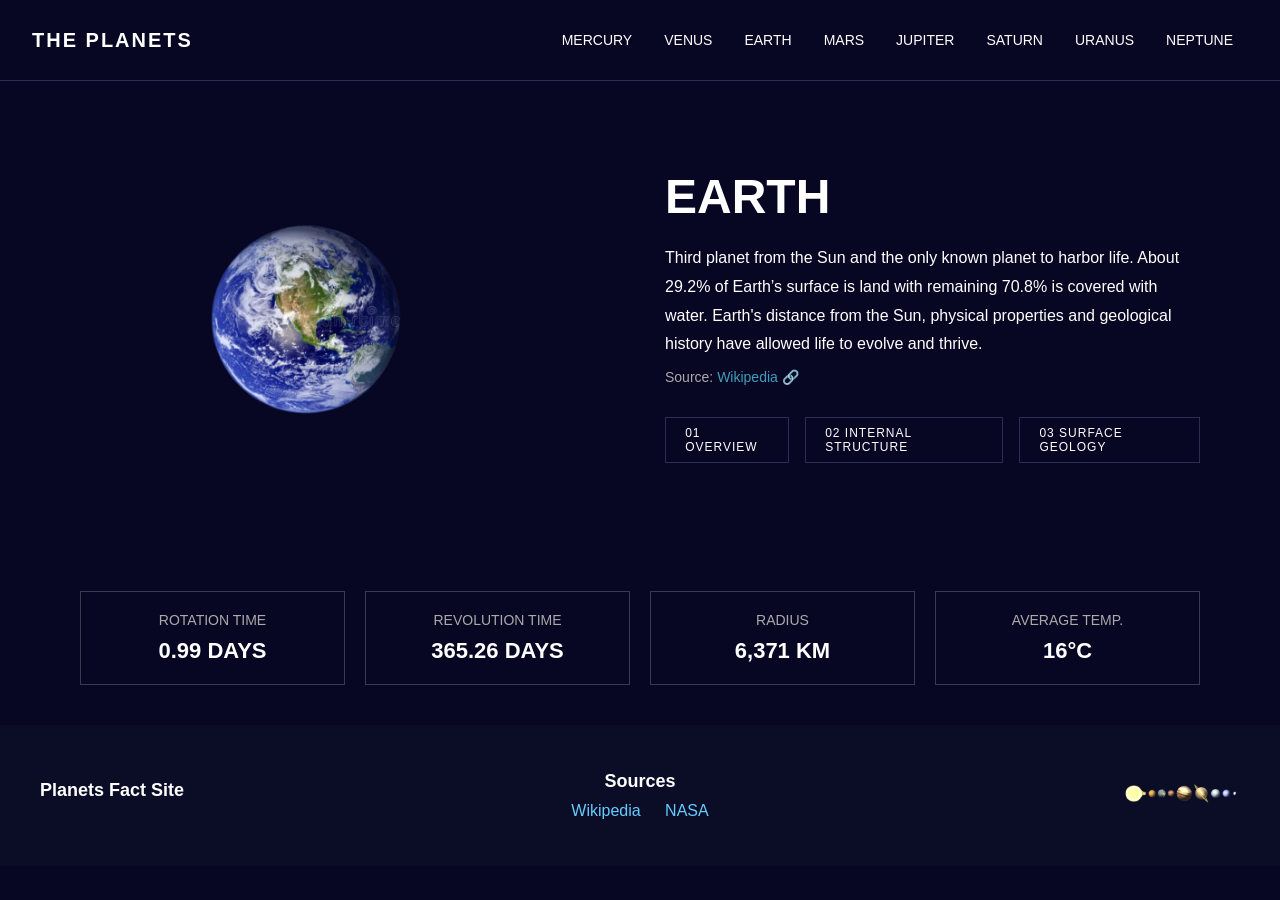
<file: index.html>
<!DOCTYPE html>
<html lang="en">
  <head>
    <meta charset="UTF-8" />
    <meta name="viewport" content="width=device-width, initial-scale=1.0" />
    <title>Planet Earth | The Planets</title>
    <link rel="stylesheet" href="style.css" />
  </head>
  <body>
    <header>
      <div class="logo">THE PLANETS</div>
      <nav>
        <div class="nav-container">
          <div class="hamburger" id="menu-btn">☰</div>

          <ul class="nav-list" id="nav-links">
            <li><a href="mercury.html">MERCURY</a></li>
            <li><a href="venus.html">VENUS</a></li>
            <li><a href="index.html" class="active-link">EARTH</a></li>
            <li><a href="mars.html">MARS</a></li>
            <li><a href="jupiter.html">JUPITER</a></li>
            <li><a href="saturn.html">SATURN</a></li>
            <li><a href="uranus.html">URANUS</a></li>
            <li><a href="neptune.html">NEPTUNE</a></li>
          </ul>
        </div>
      </nav>
    </header>
    <main class="container">
      <div class="planet-left">
        <img src="Earth.png"alt="Earth" class="planet-img" />
      </div>
      <div class="planet-right">
        <h2>EARTH</h2>
        <p>
          Third planet from the Sun and the only known planet to harbor life.
          About 29.2% of Earth’s surface is land with remaining 70.8% is covered
          with water. Earth's distance from the Sun, physical properties and
          geological history have allowed life to evolve and thrive.
        </p>
        <span class="source"
          >Source:
          <a href="https://en.wikipedia.org/wiki/Earth" target="_blank"
            >Wikipedia 🔗</a
          ></span
        >

        <div class="tab-bar external-tabs">
          <a
            href="https://en.wikipedia.org/wiki/Earth"
            target="_blank"
            class="tab-link"
            >01 OVERVIEW</a
          >
          <a
            href="https://solarsystem.nasa.gov/planets/earth/overview/"
            target="_blank"
            class="tab-link"
            >02 INTERNAL STRUCTURE</a
          >
          <a
            href="https://en.wikipedia.org/wiki/Geology_of_Earth"
            target="_blank"
            class="tab-link"
            >03 SURFACE GEOLOGY</a
          >
        </div>
      </div>
    </main>
    <section class="stats">
      <div class="stat-card">
        <p>ROTATION TIME</p>
        <h3>0.99 DAYS</h3>
      </div>
      <div class="stat-card">
        <p>REVOLUTION TIME</p>
        <h3>365.26 DAYS</h3>
      </div>
      <div class="stat-card">
        <p>RADIUS</p>
        <h3>6,371 KM</h3>
      </div>
      <div class="stat-card">
        <p>AVERAGE TEMP.</p>
        <h3>16°C</h3>
      </div>
    </section>

    <footer class="site-footer">
      <div class="footer-left">
        <h4>Planets Fact Site</h4>
      </div>

      <div class="footer-center">
        <h4>Sources</h4>
        <div class="source-links">
          <a href="https://en.wikipedia.org/wiki/Solar_System" target="_blank"
            >Wikipedia</a
          >
          <a href="https://science.nasa.gov/solar-system/" target="_blank"
            >NASA</a
          >
        </div>
</div>
      <div class="footer-right">
        <img src="Solar System.png" alt="Solar System Map" />
      </div>
    </footer>

    <script src="script.js"></script>
  </body>
</html>
</file>
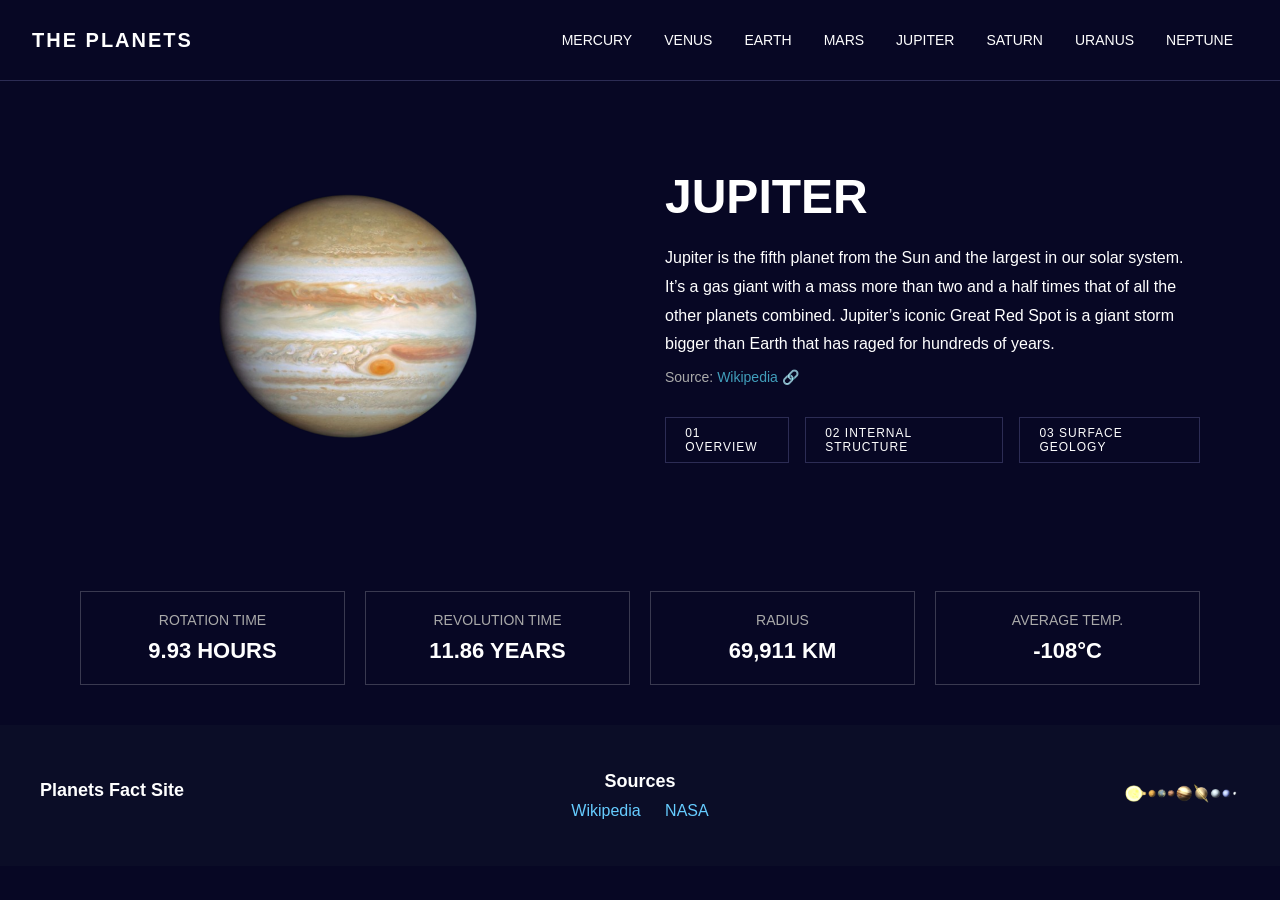
<file: jupiter.html>
<!DOCTYPE html>
<html lang="en">
  <head>
    <meta charset="UTF-8" />
    <meta name="viewport" content="width=device-width, initial-scale=1.0" />
    <title>Planet Jupiter | The Planets</title>
    <link rel="stylesheet" href="style.css" />
  </head>
  <body>
    <header>
      <div class="logo">THE PLANETS</div>
      <nav>
        <div class="nav-container">
          <div class="hamburger" id="menu-btn">☰</div>

          <ul class="nav-list" id="nav-links">
            <li><a href="mercury.html">MERCURY</a></li>
            <li><a href="venus.html">VENUS</a></li>
            <li><a href="index.html">EARTH</a></li>
            <li><a href="mars.html">MARS</a></li>
            <li><a href="jupiter.html" class="active-link">JUPITER</a></li>
            <li><a href="saturn.html">SATURN</a></li>
            <li><a href="uranus.html">URANUS</a></li>
            <li><a href="neptune.html">NEPTUNE</a></li>
          </ul>
        </div>
      </nav>
    </header>

    <main class="container">
      <div class="planet-left">
        <img src="Jupiter.png" alt="Jupiter" class="planet-img" />
      </div>

      <div class="planet-right">
        <h2>JUPITER</h2>
        <p>
          Jupiter is the fifth planet from the Sun and the largest in our solar
          system. It’s a gas giant with a mass more than two and a half times
          that of all the other planets combined. Jupiter’s iconic Great Red
          Spot is a giant storm bigger than Earth that has raged for hundreds of
          years.
        </p>
        <span class="source"
          >Source:
          <a href="https://en.wikipedia.org/wiki/Jupiter" target="_blank"
            >Wikipedia 🔗</a
          ></span
        >

        <div class="tab-bar external-tabs">
          <a
            href="https://en.wikipedia.org/wiki/Jupiter"
            target="_blank"
            class="tab-link"
            >01 OVERVIEW</a
          >
          <a
            href="https://solarsystem.nasa.gov/planets/jupiter/overview/"
            target="_blank"
            class="tab-link"
            >02 INTERNAL STRUCTURE</a
          >
          <a
            href="https://en.wikipedia.org/wiki/Atmosphere_of_Jupiter"
            target="_blank"
            class="tab-link"
            >03 SURFACE GEOLOGY</a
          >
        </div>
      </div>
    </main>

    <section class="stats">
      <div class="stat-card">
        <p>ROTATION TIME</p>
        <h3>9.93 HOURS</h3>
      </div>
      <div class="stat-card">
        <p>REVOLUTION TIME</p>
        <h3>11.86 YEARS</h3>
      </div>
      <div class="stat-card">
        <p>RADIUS</p>
        <h3>69,911 KM</h3>
      </div>
      <div class="stat-card">
        <p>AVERAGE TEMP.</p>
        <h3>-108°C</h3>
      </div>
    </section>

    <footer class="site-footer">
      <div class="footer-left">
        <h4>Planets Fact Site</h4>
      </div>

      <div class="footer-center">
        <h4>Sources</h4>
        <div class="source-links">
          <a href="https://en.wikipedia.org/wiki/Solar_System" target="_blank"
            >Wikipedia</a
          >
          <a href="https://science.nasa.gov/solar-system/" target="_blank"
            >NASA</a
          >
        </div>
        </div>
      <div class="footer-right">
        <img src="Solar System.png" alt="Solar System Map" />
      </div>
    </footer>

    <script src="script.js"></script>
  </body>
</html>
</file>
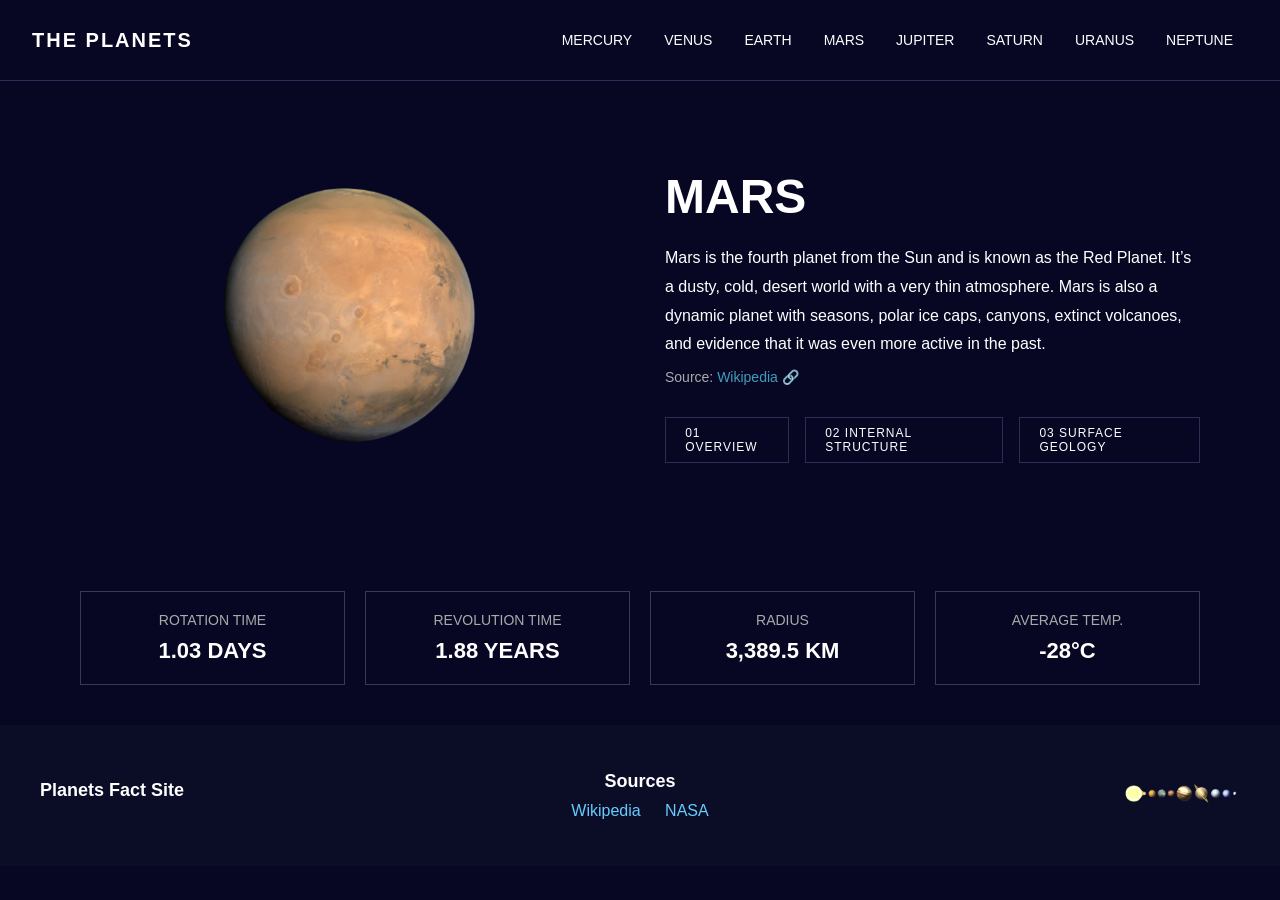
<file: mars.html>
<!DOCTYPE html>
<html lang="en">
  <head>
    <meta charset="UTF-8" />
    <meta name="viewport" content="width=device-width, initial-scale=1.0" />
    <title>Planet Mars | The Planets</title>
    <link rel="stylesheet" href="style.css" />
  </head>
  <body>


    <header>
      <div class="logo">THE PLANETS</div>
      <nav>
        <div class="nav-container">
          <div class="hamburger" id="menu-btn">☰</div>

          <ul class="nav-list" id="nav-links">
            <li><a href="mercury.html">MERCURY</a></li>
            <li><a href="venus.html">VENUS</a></li>
            <li><a href="index.html">EARTH</a></li>
            <li><a href="mars.html" class="active-link">MARS</a></li>
            <li><a href="jupiter.html">JUPITER</a></li>
            <li><a href="saturn.html">SATURN</a></li>
            <li><a href="uranus.html">URANUS</a></li>
            <li><a href="neptune.html">NEPTUNE</a></li>
          </ul>
        </div>
      </nav>
    </header>

    <main class="container">
      <div class="planet-left">
        <img src="Mars.png" alt="Mars" class="planet-img" />
      </div>

      <div class="planet-right">
        <h2>MARS</h2>
        <p>
          Mars is the fourth planet from the Sun and is known as the Red Planet.
          It’s a dusty, cold, desert world with a very thin atmosphere. Mars is
          also a dynamic planet with seasons, polar ice caps, canyons, extinct
          volcanoes, and evidence that it was even more active in the past.
        </p>
        <span class="source"
          >Source:
          <a href="https://en.wikipedia.org/wiki/Mars" target="_blank"
            >Wikipedia 🔗</a
          ></span
        >

        <div class="tab-bar external-tabs">
          <a
            href="https://en.wikipedia.org/wiki/Mars"
            target="_blank"
            class="tab-link"
            >01 OVERVIEW</a
          >
          <a
            href="https://science.nasa.gov/mars/"
            target="_blank"
            class="tab-link"
            >02 INTERNAL STRUCTURE</a
          >
          <a
            href="https://en.wikipedia.org/wiki/Geology_of_Mars"
            target="_blank"
            class="tab-link"
            >03 SURFACE GEOLOGY</a
          >
        </div>
      </div>
    </main>

    <section class="stats">
      <div class="stat-card">
        <p>ROTATION TIME</p>
        <h3>1.03 DAYS</h3>
      </div>
      <div class="stat-card">
        <p>REVOLUTION TIME</p>
        <h3>1.88 YEARS</h3>
      </div>
      <div class="stat-card">
        <p>RADIUS</p>
        <h3>3,389.5 KM</h3>
      </div>
      <div class="stat-card">
        <p>AVERAGE TEMP.</p>
        <h3>-28°C</h3>
      </div>
    </section>

    <footer class="site-footer">
      <div class="footer-left">
        <h4>Planets Fact Site</h4>
      </div>

      <div class="footer-center">
        <h4>Sources</h4>
        <div class="source-links">
          <a href="https://en.wikipedia.org/wiki/Solar_System" target="_blank"
            >Wikipedia</a
          >
          <a href="https://science.nasa.gov/solar-system/" target="_blank"
            >NASA</a
          >
        </div>
      </div>

      <div class="footer-right">
        <img src="Solar System.png" alt="Solar System Map" />
      </div>
    </footer>

    <script src="script.js"></script>
  </body>
</html>
</file>
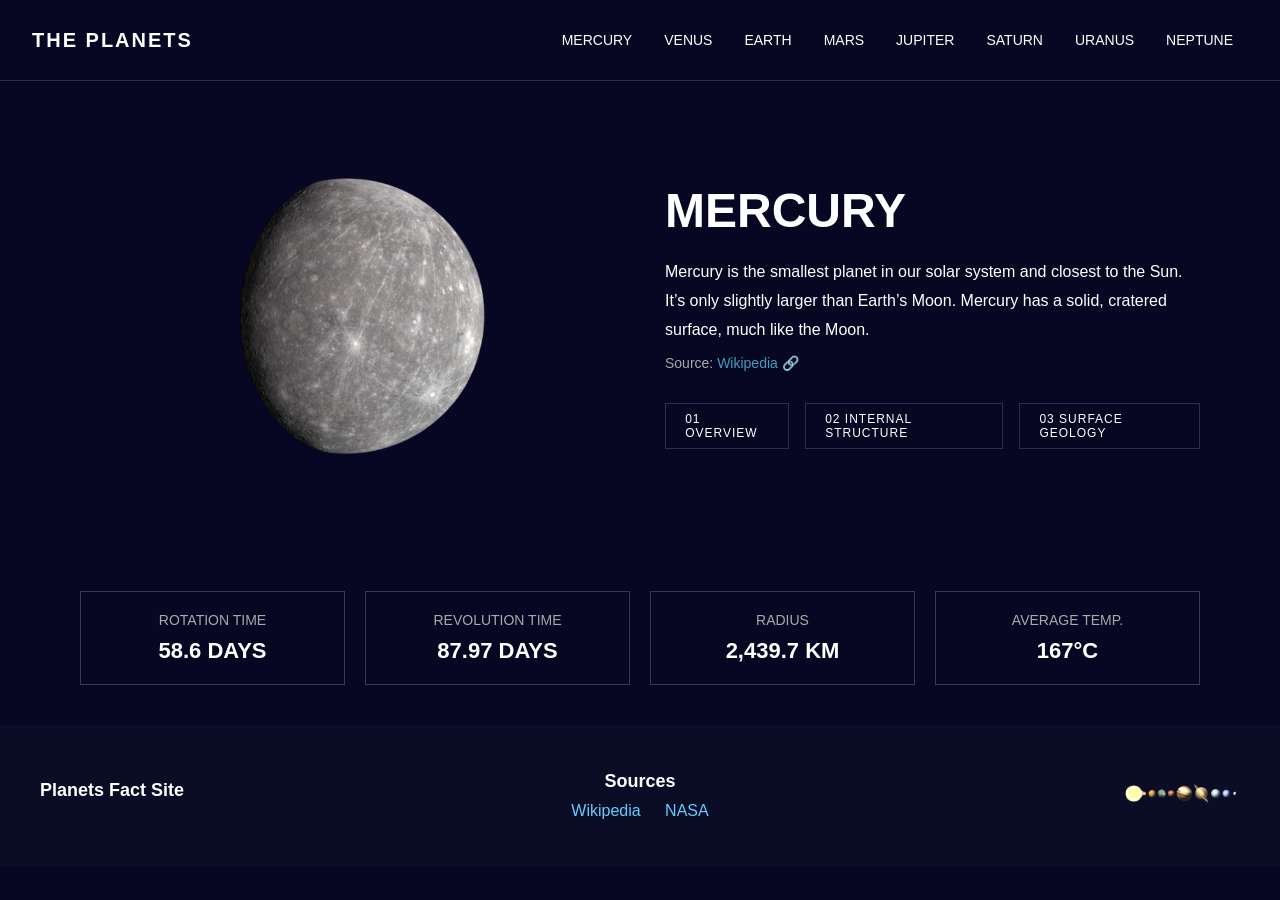
<file: mercury.html>
<!DOCTYPE html>
<html lang="en">
  <head>
    <meta charset="UTF-8" />
    <meta name="viewport" content="width=device-width, initial-scale=1.0" />
    <title>Planet Mercury | The Planets</title>
    <link rel="stylesheet" href="style.css" />
  </head>
  <body>

    <header>
      <div class="logo">THE PLANETS</div>
      <nav>
        <div class="nav-container">
          <div class="hamburger" id="menu-btn">☰</div>

          <ul class="nav-list" id="nav-links">
            <li><a href="mercury.html" class="active-link">MERCURY</a></li>
            <li><a href="venus.html">VENUS</a></li>
            <li><a href="index.html">EARTH</a></li>
            <li><a href="mars.html">MARS</a></li>
            <li><a href="jupiter.html">JUPITER</a></li>
            <li><a href="saturn.html">SATURN</a></li>
            <li><a href="uranus.html">URANUS</a></li>
            <li><a href="neptune.html">NEPTUNE</a></li>
          </ul>
        </div>
      </nav>
    </header>

    <main class="container">
      <div class="planet-left">
        <img src="Mercury.png" alt="Mercury" class="planet-img" />
      </div>

      <div class="planet-right">
        <h2>MERCURY</h2>
        <p>
          Mercury is the smallest planet in our solar system and closest to the
          Sun. It’s only slightly larger than Earth’s Moon. Mercury has a solid,
          cratered surface, much like the Moon.
        </p>
        <span class="source"
          >Source:
          <a
            href="https://en.wikipedia.org/wiki/Mercury_(planet)"
            target="_blank"
            >Wikipedia 🔗</a
          ></span
        >

        <div class="tab-bar external-tabs">
          <a
            href="https://en.wikipedia.org/wiki/Mercury_(planet)"
            target="_blank"
            class="tab-link"
            >01 OVERVIEW</a
          >
          <a
            href="https://solarsystem.nasa.gov/planets/mercury/overview/"
            target="_blank"
            class="tab-link"
            >02 INTERNAL STRUCTURE</a
          >
          <a
            href="https://en.wikipedia.org/wiki/Geology_of_Mercury"
            target="_blank"
            class="tab-link"
            >03 SURFACE GEOLOGY</a
          >
        </div>
      </div>
    </main>

    <section class="stats">
      <div class="stat-card">
        <p>ROTATION TIME</p>
        <h3>58.6 DAYS</h3>
      </div>
      <div class="stat-card">
        <p>REVOLUTION TIME</p>
        <h3>87.97 DAYS</h3>
      </div>
      <div class="stat-card">
        <p>RADIUS</p>
        <h3>2,439.7 KM</h3>
      </div>
      <div class="stat-card">
        <p>AVERAGE TEMP.</p>
        <h3>167°C</h3>
      </div>
    </section>

    <footer class="site-footer">
      <div class="footer-left">
        <h4>Planets Fact Site</h4>
      </div>

      <div class="footer-center">
        <h4>Sources</h4>
        <div class="source-links">
          <a href="https://en.wikipedia.org/wiki/Solar_System" target="_blank"
            >Wikipedia</a
          >
          <a href="https://science.nasa.gov/solar-system/" target="_blank"
            >NASA</a
          >
        </div>
      </div>

      <div class="footer-right">
        <img src="Solar System.png" alt="Solar System Map" />
      </div>
    </footer>

    <script src="script.js"></script>
  </body>
</html>
</file>
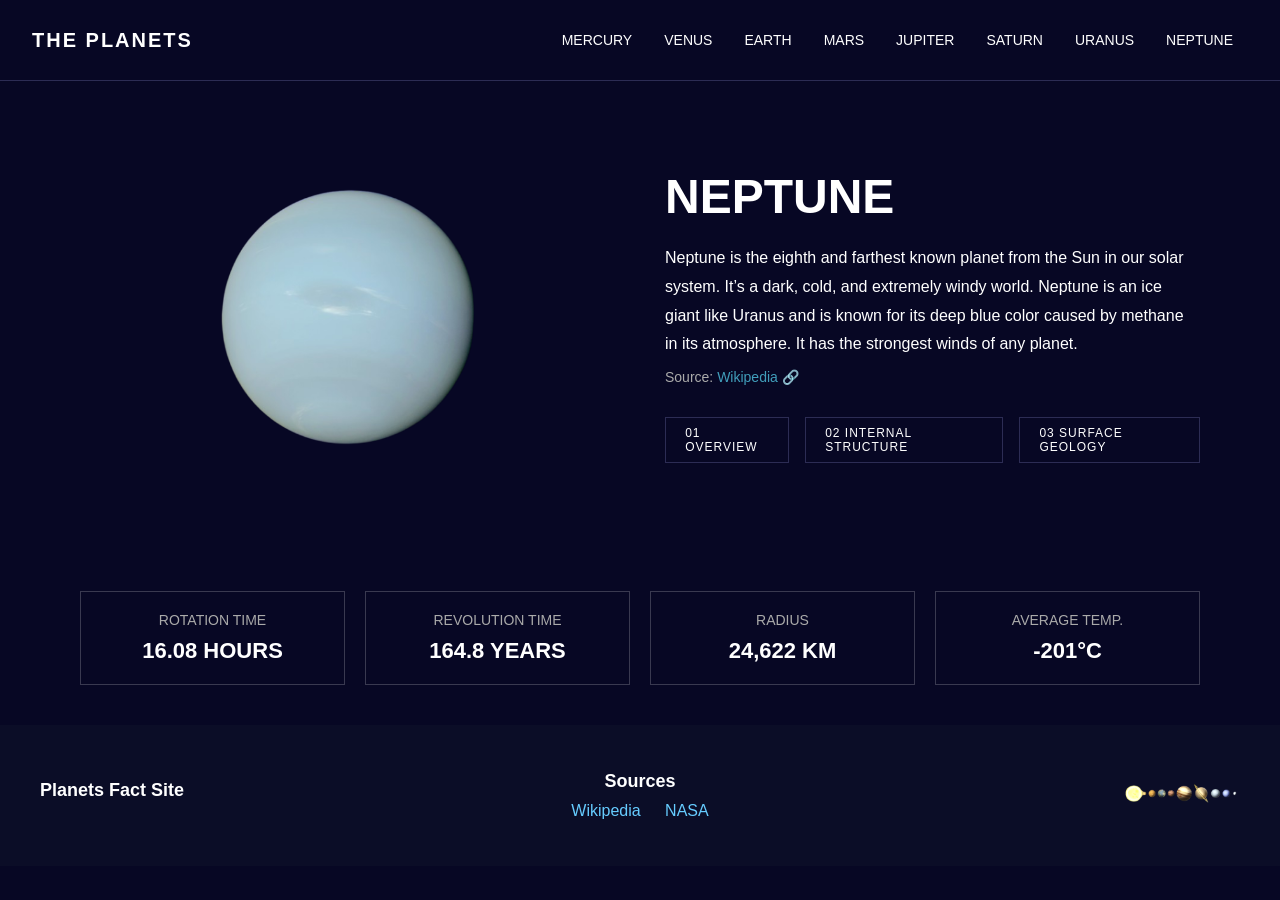
<file: neptune.html>
<!DOCTYPE html>
<html lang="en">
  <head>
    <meta charset="UTF-8" />
    <meta name="viewport" content="width=device-width, initial-scale=1.0" />
    <title>Planet Neptune | The Planets</title>
    <link rel="stylesheet" href="style.css" />
  </head>
  <body>
    <header>
      <div class="logo">THE PLANETS</div>
      <nav>
        <div class="nav-container">
          <div class="hamburger" id="menu-btn">☰</div>

          <ul class="nav-list" id="nav-links">
            <li><a href="mercury.html">MERCURY</a></li>
            <li><a href="venus.html">VENUS</a></li>
            <li><a href="index.html">EARTH</a></li>
            <li><a href="mars.html">MARS</a></li>
            <li><a href="jupiter.html">JUPITER</a></li>
            <li><a href="saturn.html">SATURN</a></li>
            <li><a href="uranus.html">URANUS</a></li>
            <li><a href="neptune.html" class="active-link">NEPTUNE</a></li>
          </ul>
        </div>
      </nav>
    </header>

    <main class="container">
      <div class="planet-left">
        <img src="Neptune.png" alt="Neptune" class="planet-img" />
      </div>

      <div class="planet-right">
        <h2>NEPTUNE</h2>
        <p>
          Neptune is the eighth and farthest known planet from the Sun in our
          solar system. It’s a dark, cold, and extremely windy world. Neptune is
          an ice giant like Uranus and is known for its deep blue color caused
          by methane in its atmosphere. It has the strongest winds of any
          planet.
        </p>
        <span class="source"
          >Source:
          <a href="https://en.wikipedia.org/wiki/Neptune" target="_blank"
            >Wikipedia 🔗</a
          ></span
        >

        <div class="tab-bar external-tabs">
          <a
            href="https://en.wikipedia.org/wiki/Neptune"
            target="_blank"
            class="tab-link"
            >01 OVERVIEW</a
          >
          <a
            href="https://solarsystem.nasa.gov/planets/neptune/overview/"
            target="_blank"
            class="tab-link"
            >02 INTERNAL STRUCTURE</a
          >
          <a
            href="https://en.wikipedia.org/wiki/Atmosphere_of_Neptune"
            target="_blank"
            class="tab-link"
            >03 SURFACE GEOLOGY</a
          >
        </div>
      </div>
    </main>

    <section class="stats">
      <div class="stat-card">
        <p>ROTATION TIME</p>
        <h3>16.08 HOURS</h3>
      </div>
      <div class="stat-card">
        <p>REVOLUTION TIME</p>
        <h3>164.8 YEARS</h3>
      </div>
      <div class="stat-card">
        <p>RADIUS</p>
        <h3>24,622 KM</h3>
      </div>
      <div class="stat-card">
        <p>AVERAGE TEMP.</p>
        <h3>-201°C</h3>
      </div>
    </section>

    <footer class="site-footer">
      <div class="footer-left">
        <h4>Planets Fact Site</h4>
      </div>

      <div class="footer-center">
        <h4>Sources</h4>
        <div class="source-links">
          <a href="https://en.wikipedia.org/wiki/Solar_System" target="_blank"
            >Wikipedia</a
          >
          <a href="https://science.nasa.gov/solar-system/" target="_blank"
            >NASA</a
          >
        </div>
      </div>

      <div class="footer-right">
        <img src="Solar System.png" alt="Solar System Map" />
      </div>
    </footer>

    <script src="script.js"></script>
  </body>
</html>
</file>
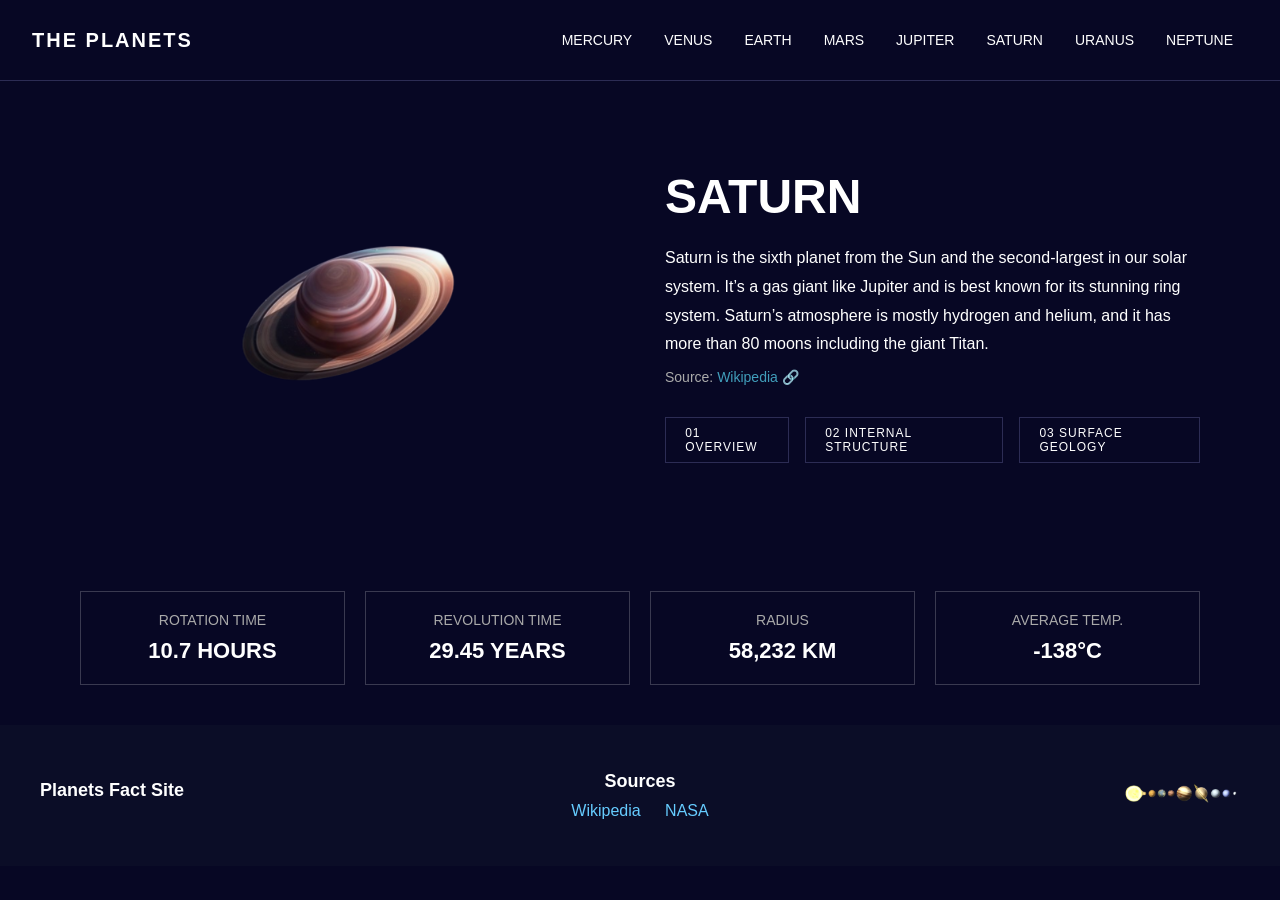
<file: saturn.html>
<!DOCTYPE html>
<html lang="en">
  <head>
    <meta charset="UTF-8" />
    <meta name="viewport" content="width=device-width, initial-scale=1.0" />
    <title>Planet Saturn | The Planets</title>
    <link rel="stylesheet" href="style.css" />
  </head>
  <body>
    <header>
      <div class="logo">THE PLANETS</div>
      <nav>
        <div class="nav-container">
          <div class="hamburger" id="menu-btn">☰</div>

          <ul class="nav-list" id="nav-links">
            <li><a href="mercury.html">MERCURY</a></li>
            <li><a href="venus.html">VENUS</a></li>
            <li><a href="index.html">EARTH</a></li>
            <li><a href="mars.html">MARS</a></li>
            <li><a href="jupiter.html">JUPITER</a></li>
            <li><a href="saturn.html" class="active-link">SATURN</a></li>
            <li><a href="uranus.html">URANUS</a></li>
            <li><a href="neptune.html">NEPTUNE</a></li>
          </ul>
        </div>
      </nav>
    </header>

    <main class="container">
      <div class="planet-left">
        <img src="Saturn.png" alt="Saturn" class="planet-img" />
      </div>

      <div class="planet-right">
        <h2>SATURN</h2>
        <p>
          Saturn is the sixth planet from the Sun and the second-largest in our
          solar system. It’s a gas giant like Jupiter and is best known for its
          stunning ring system. Saturn’s atmosphere is mostly hydrogen and
          helium, and it has more than 80 moons including the giant Titan.
        </p>
        <span class="source"
          >Source:
          <a href="https://en.wikipedia.org/wiki/Saturn" target="_blank"
            >Wikipedia 🔗</a
          ></span
        >

        <div class="tab-bar external-tabs">
          <a
            href="https://en.wikipedia.org/wiki/Saturn"
            target="_blank"
            class="tab-link"
            >01 OVERVIEW</a
          >
          <a
            href="https://solarsystem.nasa.gov/planets/saturn/overview/"
            target="_blank"
            class="tab-link"
            >02 INTERNAL STRUCTURE</a
          >
          <a
            href="https://en.wikipedia.org/wiki/Atmosphere_of_Saturn"
            target="_blank"
            class="tab-link"
            >03 SURFACE GEOLOGY</a
          >
        </div>
      </div>
    </main>

    <section class="stats">
      <div class="stat-card">
        <p>ROTATION TIME</p>
        <h3>10.7 HOURS</h3>
      </div>
      <div class="stat-card">
        <p>REVOLUTION TIME</p>
        <h3>29.45 YEARS</h3>
      </div>
      <div class="stat-card">
        <p>RADIUS</p>
        <h3>58,232 KM</h3>
      </div>
      <div class="stat-card">
        <p>AVERAGE TEMP.</p>
        <h3>-138°C</h3>
      </div>
    </section>

    <footer class="site-footer">
      <div class="footer-left">
        <h4>Planets Fact Site</h4>
      </div>

      <div class="footer-center">
        <h4>Sources</h4>
        <div class="source-links">
          <a href="https://en.wikipedia.org/wiki/Solar_System" target="_blank"
            >Wikipedia</a
          >
          <a href="https://science.nasa.gov/solar-system/" target="_blank"
            >NASA</a
          >
        </div>
      </div>

      <div class="footer-right">
        <img src="Solar System.png" alt="Solar System Map" />
      </div>
    </footer>

    <script src="script.js"></script>
  </body>
</html>
</file>
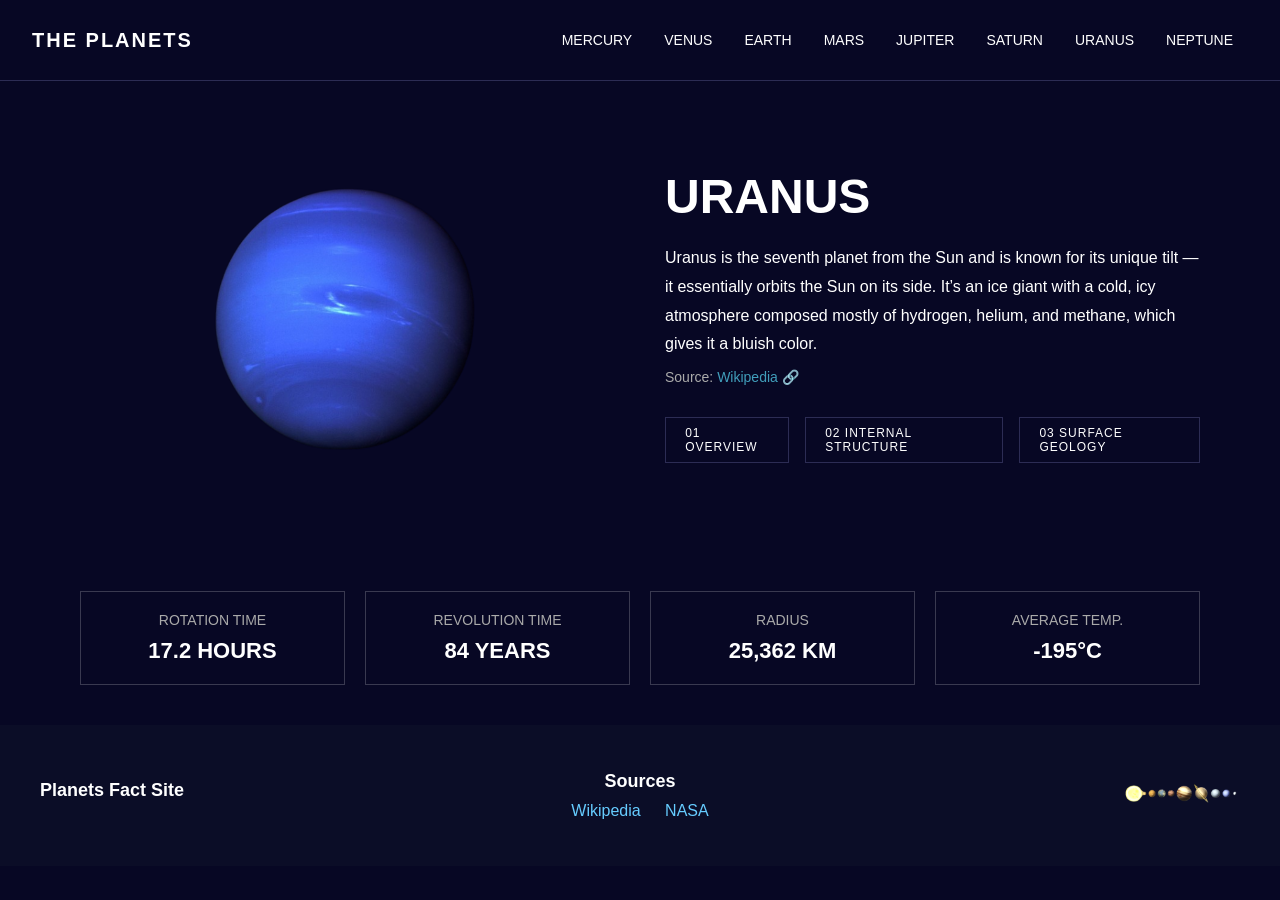
<file: uranus.html>
<!DOCTYPE html>
<html lang="en">
  <head>
    <meta charset="UTF-8" />
    <meta name="viewport" content="width=device-width, initial-scale=1.0" />
    <title>Planet Uranus | The Planets</title>
    <link rel="stylesheet" href="style.css" />
  </head>
  <body>

    <header>
      <div class="logo">THE PLANETS</div>
      <nav>
        <div class="nav-container">
          <div class="hamburger" id="menu-btn">☰</div>

          <ul class="nav-list" id="nav-links">
            <li><a href="mercury.html">MERCURY</a></li>
            <li><a href="venus.html">VENUS</a></li>
            <li><a href="index.html">EARTH</a></li>
            <li><a href="mars.html">MARS</a></li>
            <li><a href="jupiter.html">JUPITER</a></li>
            <li><a href="saturn.html">SATURN</a></li>
            <li><a href="uranus.html" class="active-link">URANUS</a></li>
            <li><a href="neptune.html">NEPTUNE</a></li>
          </ul>
        </div>
      </nav>
    </header>

    <main class="container">
      <div class="planet-left">
        <img src="Uranus.png" alt="Uranus" class="planet-img" />
      </div>

      <div class="planet-right">
        <h2>URANUS</h2>
        <p>
          Uranus is the seventh planet from the Sun and is known for its unique
          tilt — it essentially orbits the Sun on its side. It’s an ice giant
          with a cold, icy atmosphere composed mostly of hydrogen, helium, and
          methane, which gives it a bluish color.
        </p>
        <span class="source"
          >Source:
          <a href="https://en.wikipedia.org/wiki/Uranus" target="_blank"
            >Wikipedia 🔗</a
          ></span
        >

        <div class="tab-bar external-tabs">
          <a
            href="https://en.wikipedia.org/wiki/Uranus"
            target="_blank"
            class="tab-link"
            >01 OVERVIEW</a
          >
          <a
            href="https://solarsystem.nasa.gov/planets/uranus/overview/"
            target="_blank"
            class="tab-link"
            >02 INTERNAL STRUCTURE</a
          >
          <a
            href="https://en.wikipedia.org/wiki/Atmosphere_of_Uranus"
            target="_blank"
            class="tab-link"
            >03 SURFACE GEOLOGY</a
          >
        </div>
      </div>
    </main>

    <section class="stats">
      <div class="stat-card">
        <p>ROTATION TIME</p>
        <h3>17.2 HOURS</h3>
      </div>
      <div class="stat-card">
        <p>REVOLUTION TIME</p>
        <h3>84 YEARS</h3>
      </div>
      <div class="stat-card">
        <p>RADIUS</p>
        <h3>25,362 KM</h3>
      </div>
      <div class="stat-card">
        <p>AVERAGE TEMP.</p>
        <h3>-195°C</h3>
      </div>
    </section>

    <footer class="site-footer">
      <div class="footer-left">
        <h4>Planets Fact Site</h4>
      </div>

      <div class="footer-center">
        <h4>Sources</h4>
        <div class="source-links">
          <a href="https://en.wikipedia.org/wiki/Solar_System" target="_blank"
            >Wikipedia</a
          >
          <a href="https://science.nasa.gov/solar-system/" target="_blank"
            >NASA</a
          >
        </div>
      </div>

      <div class="footer-right">
        <img src="Solar System.png" alt="Solar System Map" />
      </div>
    </footer>

    <script src="script.js"></script>
  </body>
</html>
</file>
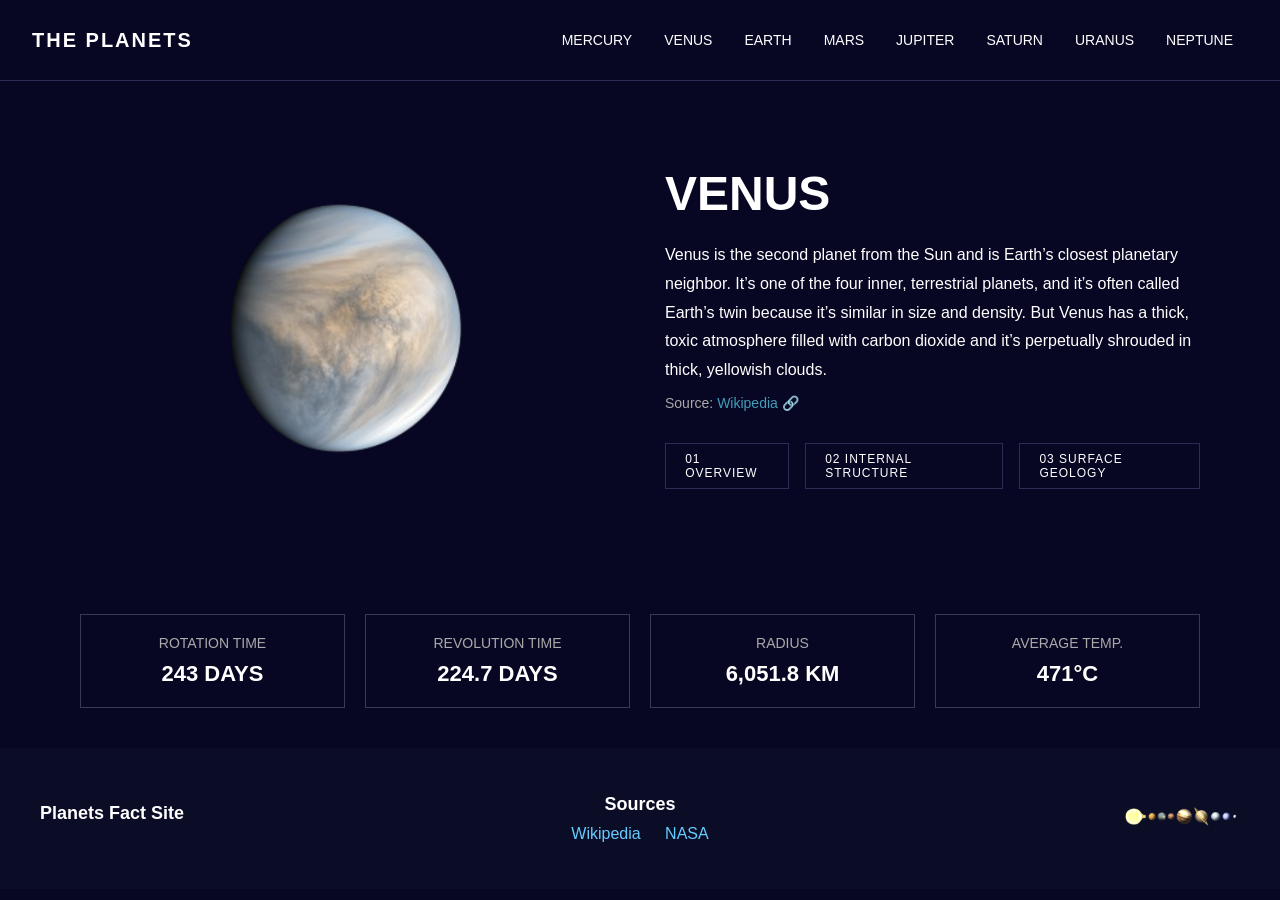
<file: venus.html>
<!DOCTYPE html>
<html lang="en">
  <head>
    <meta charset="UTF-8" />
    <meta name="viewport" content="width=device-width, initial-scale=1.0" />
    <title>Planet Venus | The Planets</title>
    <link rel="stylesheet" href="style.css" />
  </head>
  <body>
    <header>
      <div class="logo">THE PLANETS</div>
      <nav>
        <div class="nav-container">
          <div class="hamburger" id="menu-btn">☰</div>

          <ul class="nav-list" id="nav-links">
            <li><a href="mercury.html">MERCURY</a></li>
            <li><a href="venus.html" class="active-link">VENUS</a></li>
            <li><a href="index.html">EARTH</a></li>
            <li><a href="mars.html">MARS</a></li>
            <li><a href="jupiter.html">JUPITER</a></li>
            <li><a href="saturn.html">SATURN</a></li>
            <li><a href="uranus.html">URANUS</a></li>
            <li><a href="neptune.html">NEPTUNE</a></li>
          </ul>
        </div>
      </nav>
    </header>

    <main class="container">
      <div class="planet-left">
        <img src="Venus.png" alt="Venus" class="planet-img" />
      </div>

      <div class="planet-right">
        <h2>VENUS</h2>
        <p>
          Venus is the second planet from the Sun and is Earth’s closest
          planetary neighbor. It’s one of the four inner, terrestrial planets,
          and it’s often called Earth’s twin because it’s similar in size and
          density. But Venus has a thick, toxic atmosphere filled with carbon
          dioxide and it’s perpetually shrouded in thick, yellowish clouds.
        </p>
        <span class="source"
          >Source:
          <a href="https://en.wikipedia.org/wiki/Venus" target="_blank"
            >Wikipedia 🔗</a
          ></span
        >

        <div class="tab-bar external-tabs">
          <a
            href="https://en.wikipedia.org/wiki/Venus"
            target="_blank"
            class="tab-link"
            >01 OVERVIEW</a
          >
          <a
            href="https://solarsystem.nasa.gov/planets/venus/overview/"
            target="_blank"
            class="tab-link"
            >02 INTERNAL STRUCTURE</a
          >
          <a
            href="https://en.wikipedia.org/wiki/Geology_of_Venus"
            target="_blank"
            class="tab-link"
            >03 SURFACE GEOLOGY</a
          >
        </div>
      </div>
    </main>

    <section class="stats">
      <div class="stat-card">
        <p>ROTATION TIME</p>
        <h3>243 DAYS</h3>
      </div>
      <div class="stat-card">
        <p>REVOLUTION TIME</p>
        <h3>224.7 DAYS</h3>
      </div>
      <div class="stat-card">
        <p>RADIUS</p>
        <h3>6,051.8 KM</h3>
      </div>
      <div class="stat-card">
        <p>AVERAGE TEMP.</p>
        <h3>471°C</h3>
      </div>
    </section>

    <footer class="site-footer">
      <div class="footer-left">
        <h4>Planets Fact Site</h4>
      </div>

      <div class="footer-center">
        <h4>Sources</h4>
        <div class="source-links">
          <a href="https://en.wikipedia.org/wiki/Solar_System" target="_blank"
            >Wikipedia</a
          >
          <a href="https://science.nasa.gov/solar-system/" target="_blank"
            >NASA</a
          >
        </div>
      </div>

      <div class="footer-right">
        <img src="Solar System.png" alt="Solar System Map" />
      </div>
    </footer>

    <script src="script.js"></script>
  </body>
</html>
</file>
<file: style.css>
/* Basic Reset */
* {
  margin: 0;
  padding: 0;
  box-sizing: border-box;
}

body {
  font-family: "Segoe UI", sans-serif;
  background-color: #070724;
  color: #ffffff;
  transition: background-color 0.5s ease, color 0.5s ease;
  overflow-x: hidden;
}

/* Header */
header {
  position: sticky;
  top: 0;
  z-index: 100;
  display: flex;
  justify-content: space-between;
  align-items: center;
  padding: 1rem 2rem;
  background-color: #070724;
  border-bottom: 1px solid #2c2c54;
}

.logo {
  font-size: 1.5rem;
  font-weight: bold;
  color: #fff;
  letter-spacing: 2px;
}

.nav-list {
  display: flex;
  list-style: none;
  gap: 2rem;
}

.nav-list a {
  text-decoration: none;
  color: white;
  font-size: 0.875rem;
  position: relative;
  transition: color 0.3s ease;
}

.nav-list a::after {
  content: "";
  position: absolute;
  bottom: -6px;
  left: 0;
  width: 100%;
  height: 3px;
  background-color: #419ebb; /* blue highlight */
  transform: scaleX(0);
  transform-origin: left;
  transition: transform 0.3s ease;
}

.nav-list a:hover::after {
  transform: scaleX(1);
}

/* Main */
.container {
  display: flex;
  justify-content: space-between;
  align-items: center;
  padding: 85px 80px;
  gap: 50px;
}

.planet-left {
  flex: 1;
  display: flex;
  justify-content: center;
  align-items: center;
}

.planet-img {
  width: 300px;
  aspect-ratio: 1/1;
  object-fit: contain;
  animation: rotatePlanet 20s linear infinite;
  z-index: 1;
}

@keyframes rotatePlanet {
  from {
    transform: rotate(0deg);
  }
  to {
    transform: rotate(360deg);
  }
}

.planet-right {
  flex: 1;
}

.planet-right h2 {
  font-size: 48px;
  margin-bottom: 20px;
}

.planet-right p {
  line-height: 1.8;
  font-size: 16px;
}

.source {
  display: block;
  margin-top: 10px;
  font-size: 14px;
  color: #aaa;
}

.source a {
  color: #419ebb;
  text-decoration: none;
}

/* Tabs */
.external-tabs {
  display: flex;
  gap: 1rem;
  margin-top: 2rem;
}

.tab-link {
  background: transparent;
  border: 1px solid #2c2c54;
  color: white;
  padding: 0.5rem 1.2rem;
  font-size: 0.75rem;
  letter-spacing: 1px;
  text-decoration: none;
  transition: all 0.3s ease;
}

.tab-link:hover {
  background-color: #419ebb;
  color: #070724;
}

/* Stats */
.stats {
  display: flex;
  justify-content: space-evenly;
  padding: 40px 80px;
  background-color: #070724;
  flex-wrap: wrap;
  gap: 20px;
}

.stat-card {
  border: 1px solid rgba(255, 255, 255, 0.2);
  padding: 20px 30px;
  flex: 1;
  min-width: 200px;
  text-align: center;
}

.stat-card p {
  font-size: 14px;
  color: #aaa;
  margin-bottom: 10px;
}

.stat-card h3 {
  font-size: 22px;
}

.site-footer {
  display: flex;
  justify-content: space-between;
  align-items: center;
  padding: 30px 40px;
  background-color: #0b0d27;
  color: #ffffffcc;
  flex-wrap: wrap;
}

.site-footer h4 {
  margin: 0 0 10px 0;
  font-size: 18px;
  color: #fff;
}

.footer-left,
.footer-center,
.footer-right {
  flex: 1;
  text-align: center;
}

.footer-left {
  text-align: left;
}

.footer-right {
  text-align: right;
}

.footer-right img {
  width: 120px;
  height: auto;
  filter: brightness(1.1);
}

.source-links a {
  margin: 0 10px;
  color: #66ccff;
  text-decoration: none;
}

.source-links a:hover {
  text-decoration: underline;
}

@media (max-width: 768px) {
  /* Header & Nav */
  header {
    flex-direction: column;
    align-items: center;
    text-align: center;
    gap: 10px;
  }

  nav ul {
    flex-direction: column;
    width: 100%;
    padding: 10px 0;
    background-color: #0b0d27;
  }

  nav ul li {
    margin: 8px 0;
  }

  /* Main Content Layout */
  .container,
  .planet-content,
  .content-section {
    flex-direction: column;
    align-items: center;
    padding: 20px;
    text-align: center;
  }

  .planet-left,
  .planet-right {
    width: 100%;
  }

  .planet-img {
    max-width: 80%;
    height: auto;
  }

  /* Tabs */
  .tab-bar {
    flex-direction: column;
    align-items: center;
    gap: 10px;
    width: 100%;
  }

  .tab-bar button {
    width: 90%;
    font-size: 14px;
  }

  /* Stats Section */
  .stats-section {
    flex-direction: column;
    align-items: center;
    gap: 20px;
  }

  .stat-box {
    width: 100%;
    max-width: 320px;
    margin: 10px auto;
  }

  /* Footer */
  footer.site-footer {
    flex-direction: column;
    text-align: center;
    padding: 20px;
  }

  .footer-left,
  .footer-center,
  .footer-right {
    width: 100%;
    margin-bottom: 15px;
  }

  .footer-right img {
    max-width: 120px;
  }
}
/* Responsive Navbar */
.nav-container {
  display: flex;
  justify-content: space-between;
  align-items: center;
  padding: 15px;
}

.logo {
  font-size: 20px;
  font-weight: bold;
  color: white;
}

.hamburger {
  display: none;
  font-size: 28px;
  color: white;
  cursor: pointer;
}

@media (max-width: 768px) {
  .hamburger {
    display: block;
  }

  .nav-list {
    display: none;
    flex-direction: column;
    background-color: #0b0d17;
    position: absolute;
    top: 60px;
    right: 20px;
    padding: 15px;
    border-radius: 8px;
    z-index: 99;
  }

  .nav-list.active {
    display: flex;
  }

  .nav-list li {
    margin: 10px 0;
  }
}
</file>
